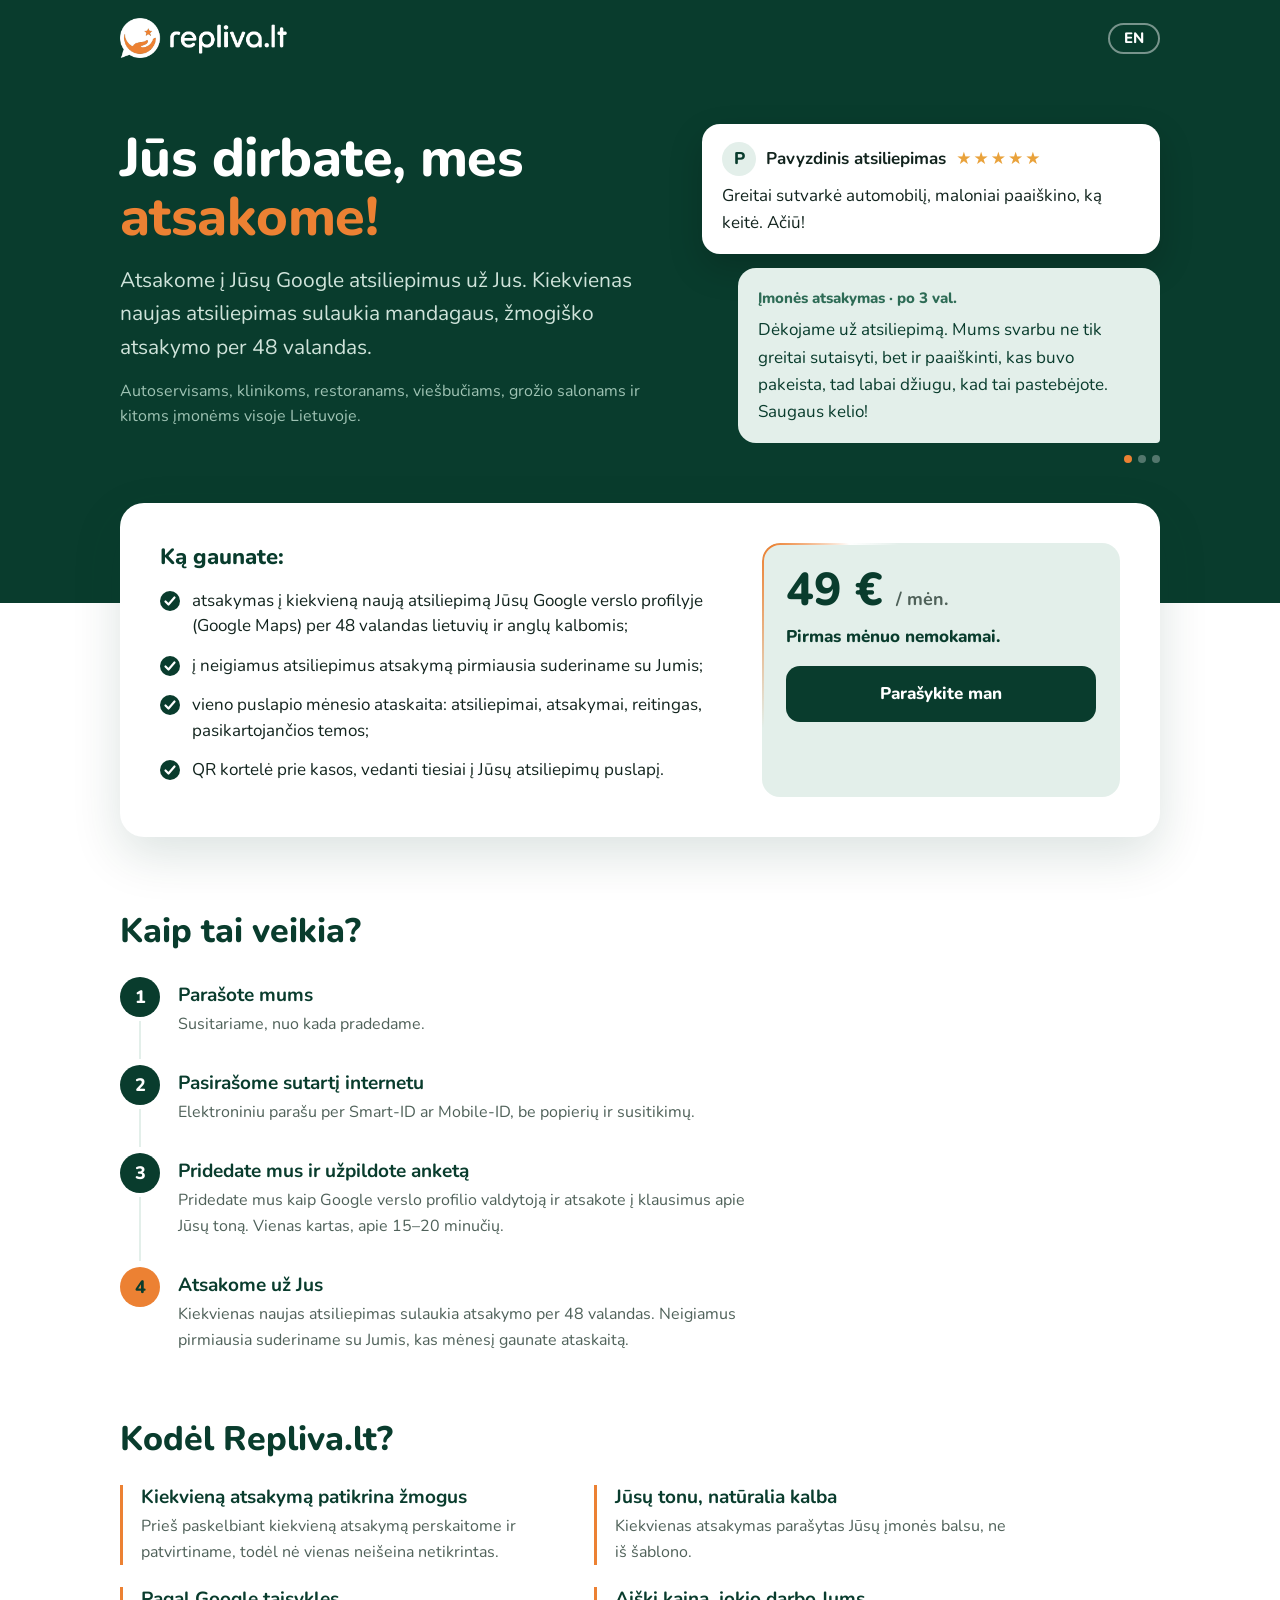
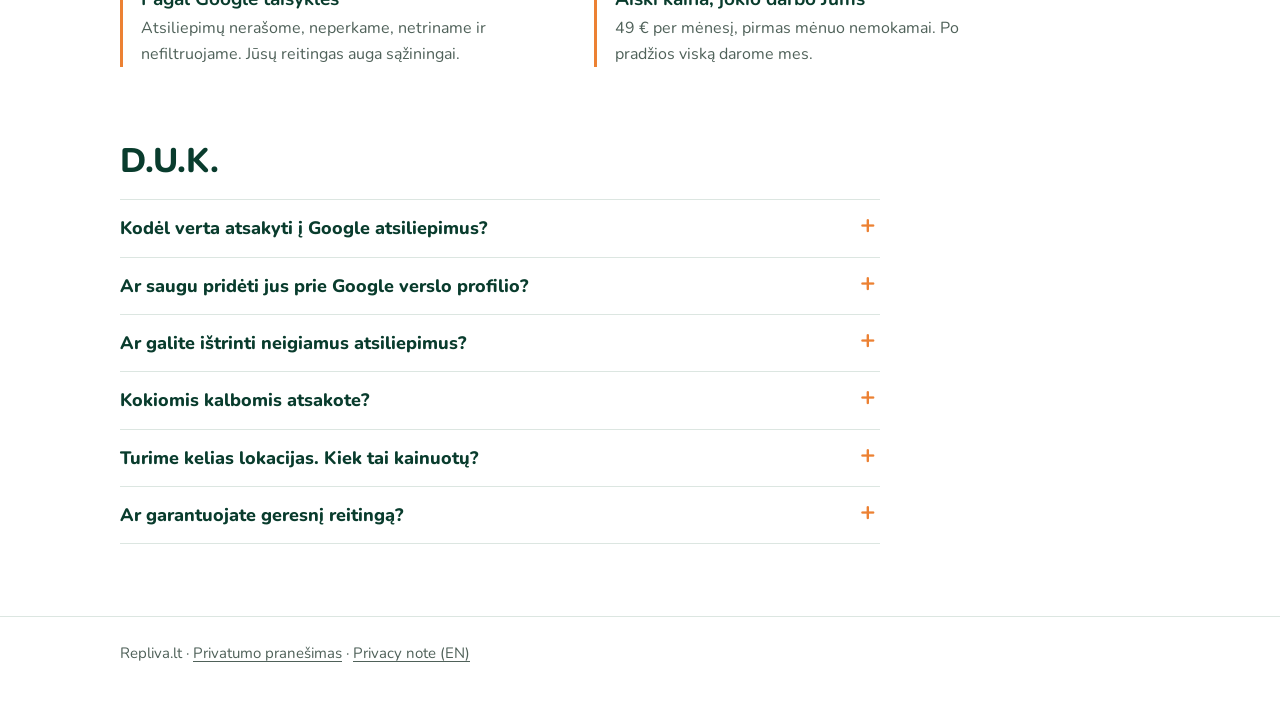
<file: index.html>
<!doctype html>
<html lang="lt">
<head>
<meta charset="utf-8">
<meta name="viewport" content="width=device-width,initial-scale=1">
<title>Repliva.lt – atsakymai į Google atsiliepimus</title>
<meta name="description" content="Google atsiliepimų valdymas įmonėms: Repliva.lt atsako į kiekvieną naują atsiliepimą per 48 valandas lietuvių ir anglų kalbomis. 49 € per mėnesį, pirmas mėnuo nemokamai.">
<link rel="canonical" href="https://repliva.lt/">
<link rel="alternate" hreflang="lt" href="https://repliva.lt/">
<link rel="alternate" hreflang="en" href="https://repliva.lt/en/">
<link rel="alternate" hreflang="x-default" href="https://repliva.lt/">
<meta property="og:type" content="website">
<meta property="og:site_name" content="Repliva.lt">
<meta property="og:title" content="Repliva.lt – atsakymai į Google atsiliepimus">
<meta property="og:description" content="Atsakome į kiekvieną naują Jūsų įmonės Google atsiliepimą per 48 valandas. 49 € per mėnesį, pirmas mėnuo nemokamai.">
<meta property="og:url" content="https://repliva.lt/">
<meta property="og:locale" content="lt_LT">
<link rel="icon" href="/favicon.ico" sizes="48x48">
<link rel="icon" type="image/png" href="/icon-192.png" sizes="192x192">
<link rel="apple-touch-icon" href="/apple-touch-icon.png">
<script type="application/ld+json">
{"@context":"https://schema.org","@graph":[
 {"@type":"Organization","@id":"https://repliva.lt/#org","name":"Repliva.lt","url":"https://repliva.lt/","logo":"https://repliva.lt/icon-512.png","email":"karolis@repliva.lt"},
 {"@type":"Service","name":"Atsakymai į Google atsiliepimus","serviceType":"Google atsiliepimų valdymas","description":"Atsakymas į kiekvieną naują Google atsiliepimą per 48 valandas lietuvių ir anglų kalbomis, mėnesio ataskaita ir QR kortelė.","provider":{"@id":"https://repliva.lt/#org"},"areaServed":{"@type":"Country","name":"Lietuva"},"availableLanguage":["lt","en"],"offers":{"@type":"Offer","price":"49","priceCurrency":"EUR","description":"49 € per mėnesį, pirmas mėnuo nemokamai."}}
]}
</script>
<link rel="preconnect" href="https://fonts.googleapis.com">
<link rel="preconnect" href="https://fonts.gstatic.com" crossorigin>
<link rel="stylesheet" href="https://fonts.googleapis.com/css2?family=Nunito:wght@400;700;800&display=swap">
<link rel="stylesheet" href="/style.css?v=20261013b">
<script src="/home.js?v=20261013b" defer></script>
</head>
<body class="home">
<div class="top"><div class="wrap">
  <header class="bar">
    <a href="/"><img src="/logo-white.png" alt="Repliva.lt" width="167" height="40"></a>
    <a class="lang-switch" href="/en/" hreflang="en" lang="en">EN</a>
  </header>
  <div class="hero">
    <div class="intro">
      <h1>Jūs dirbate, mes <span class="sr-only">atsakome!</span><span class="rot" aria-hidden="true"><span class="on">atsakome!</span><span>padėkojame!</span><span>pasirūpiname!</span></span></h1>
      <p class="lede">Atsakome į Jūsų Google atsiliepimus už Jus. Kiekvienas naujas atsiliepimas sulaukia mandagaus, žmogiško atsakymo per 48 valandas.</p>
      <p class="for">Autoservisams, klinikoms, restoranams, viešbučiams, grožio salonams ir kitoms įmonėms visoje Lietuvoje.</p>
    </div>
    <div class="demo-wrap">
      <div class="demo" id="demo" aria-label="Atsakymo pavyzdys">
        <div class="rv item">
          <div class="rh"><span class="av" aria-hidden="true">P</span>Pavyzdinis atsiliepimas <span class="st" aria-label="5 žvaigždutės">★★★★★</span></div>
          <p>Greitai sutvarkė automobilį, maloniai paaiškino, ką keitė. Ačiū!</p>
        </div>
        <div class="rp item">
          <div class="rh">Įmonės atsakymas · po 3 val.</div>
          <p class="txt">Dėkojame už atsiliepimą. Mums svarbu ne tik greitai sutaisyti, bet ir paaiškinti, kas buvo pakeista, tad labai džiugu, kad tai pastebėjote. Saugaus kelio!</p>
        </div>
      </div>
      <div class="pager" aria-hidden="true"><i class="on"></i><i></i><i></i></div>
    </div>
  </div>
</div></div>

<main><div class="wrap">
  <div class="card">
    <div>
      <h2>Ką gaunate:</h2>
      <ul class="ticks">
        <li>atsakymas į kiekvieną naują atsiliepimą Jūsų Google verslo profilyje (Google Maps) per 48 valandas lietuvių ir anglų kalbomis;</li>
        <li>į neigiamus atsiliepimus atsakymą pirmiausia suderiname su Jumis;</li>
        <li>vieno puslapio mėnesio ataskaita: atsiliepimai, atsakymai, reitingas, pasikartojančios temos;</li>
        <li>QR kortelė prie kasos, vedanti tiesiai į Jūsų atsiliepimų puslapį.</li>
      </ul>
    </div>
    <div class="price">
      <p class="amount">49 € <span>/ mėn.</span></p>
      <p class="free">Pirmas mėnuo nemokamai.</p>
      <a class="btn" href="mailto:karolis@repliva.lt?subject=Repliva.lt%20%E2%80%93%20atsakymai%20%C4%AF%20atsiliepimus">Parašykite man</a>
    </div>
  </div>

  <section class="how" id="kaip">
    <h2>Kaip tai veikia?</h2>
    <ol class="steps">
      <li><span class="n">1</span><div><h3>Parašote mums</h3><p>Susitariame, nuo kada pradedame.</p></div></li>
      <li><span class="n">2</span><div><h3>Pasirašome sutartį internetu</h3><p>Elektroniniu parašu per Smart-ID ar Mobile-ID, be popierių ir susitikimų.</p></div></li>
      <li><span class="n">3</span><div><h3>Pridedate mus ir užpildote anketą</h3><p>Pridedate mus kaip Google verslo profilio valdytoją ir atsakote į klausimus apie Jūsų toną. Vienas kartas, apie 15–20 minučių.</p></div></li>
      <li><span class="n">4</span><div><h3>Atsakome už Jus</h3><p>Kiekvienas naujas atsiliepimas sulaukia atsakymo per 48 valandas. Neigiamus pirmiausia suderiname su Jumis, kas mėnesį gaunate ataskaitą.</p></div></li>
    </ol>
  </section>

  <section class="why">
    <h2>Kodėl Repliva.lt?</h2>
    <div class="why-list">
      <div class="w"><h3>Kiekvieną atsakymą patikrina žmogus</h3><p>Prieš paskelbiant kiekvieną atsakymą perskaitome ir patvirtiname, todėl nė vienas neišeina netikrintas.</p></div>
      <div class="w"><h3>Jūsų tonu, natūralia kalba</h3><p>Kiekvienas atsakymas parašytas Jūsų įmonės balsu, ne iš šablono.</p></div>
      <div class="w"><h3>Pagal Google taisykles</h3><p>Atsiliepimų nerašome, neperkame, netriname ir nefiltruojame. Jūsų reitingas auga sąžiningai.</p></div>
      <div class="w"><h3>Aiški kaina, jokio darbo Jums</h3><p>49 € per mėnesį, pirmas mėnuo nemokamai. Po pradžios viską darome mes.</p></div>
    </div>
  </section>

  <section class="faq" id="duk">
    <h2>D.U.K.</h2>
    <details><summary>Kodėl verta atsakyti į Google atsiliepimus?</summary><p>Rinkdamiesi įmonę, žmonės skaito ne tik atsiliepimus, bet ir tai, kaip į juos atsakyta. Neatsakytas atsiliepimas, ypač neigiamas, atrodo ignoruotas.</p></details>
    <details><summary>Ar saugu pridėti jus prie Google verslo profilio?</summary><p>Valdytojo teisės leidžia atsakyti į atsiliepimus, bet neleidžia ištrinti profilio ar pašalinti savininko. Profilio informacijos be Jūsų prašymo nekeičiame, o prieigą galite atšaukti bet kada.</p></details>
    <details><summary>Ar galite ištrinti neigiamus atsiliepimus?</summary><p>Ne. Atsiliepimų netriname, nerašome, neperkame ir nefiltruojame, nes tai prieštarauja Google taisyklėms. Neigiamam atsiliepimui geriausia ramus ir greitas atsakymas.</p></details>
    <details><summary>Kokiomis kalbomis atsakote?</summary><p>Į lietuviškus atsiliepimus atsakome lietuviškai, į parašytus kitomis kalbomis – angliškai.</p></details>
    <details><summary>Turime kelias lokacijas. Kiek tai kainuotų?</summary><p>Kiekviena lokacija turi savo Google verslo profilį. Pirmas profilis – 49 € per mėnesį, kiekvienas papildomas – 39 €. Sutartis ir anketa viena, ataskaita bendra, o QR kortelė – kiekvienai lokacijai.</p></details>
    <details><summary>Ar garantuojate geresnį reitingą?</summary><p>Ne, reitingą lemia klientai ir Google. Garantuojame, kad kiekvienas naujas atsiliepimas sulauks atsakymo per 48 valandas, o kas mėnesį gausite ataskaitą.</p></details>
  </section>
</div></main>

<footer><div class="wrap">
  Repliva.lt · <a href="/privatumas/">Privatumo pranešimas</a> · <a href="/privacy/">Privacy note (EN)</a>
</div></footer>
</body>
</html>
</file>
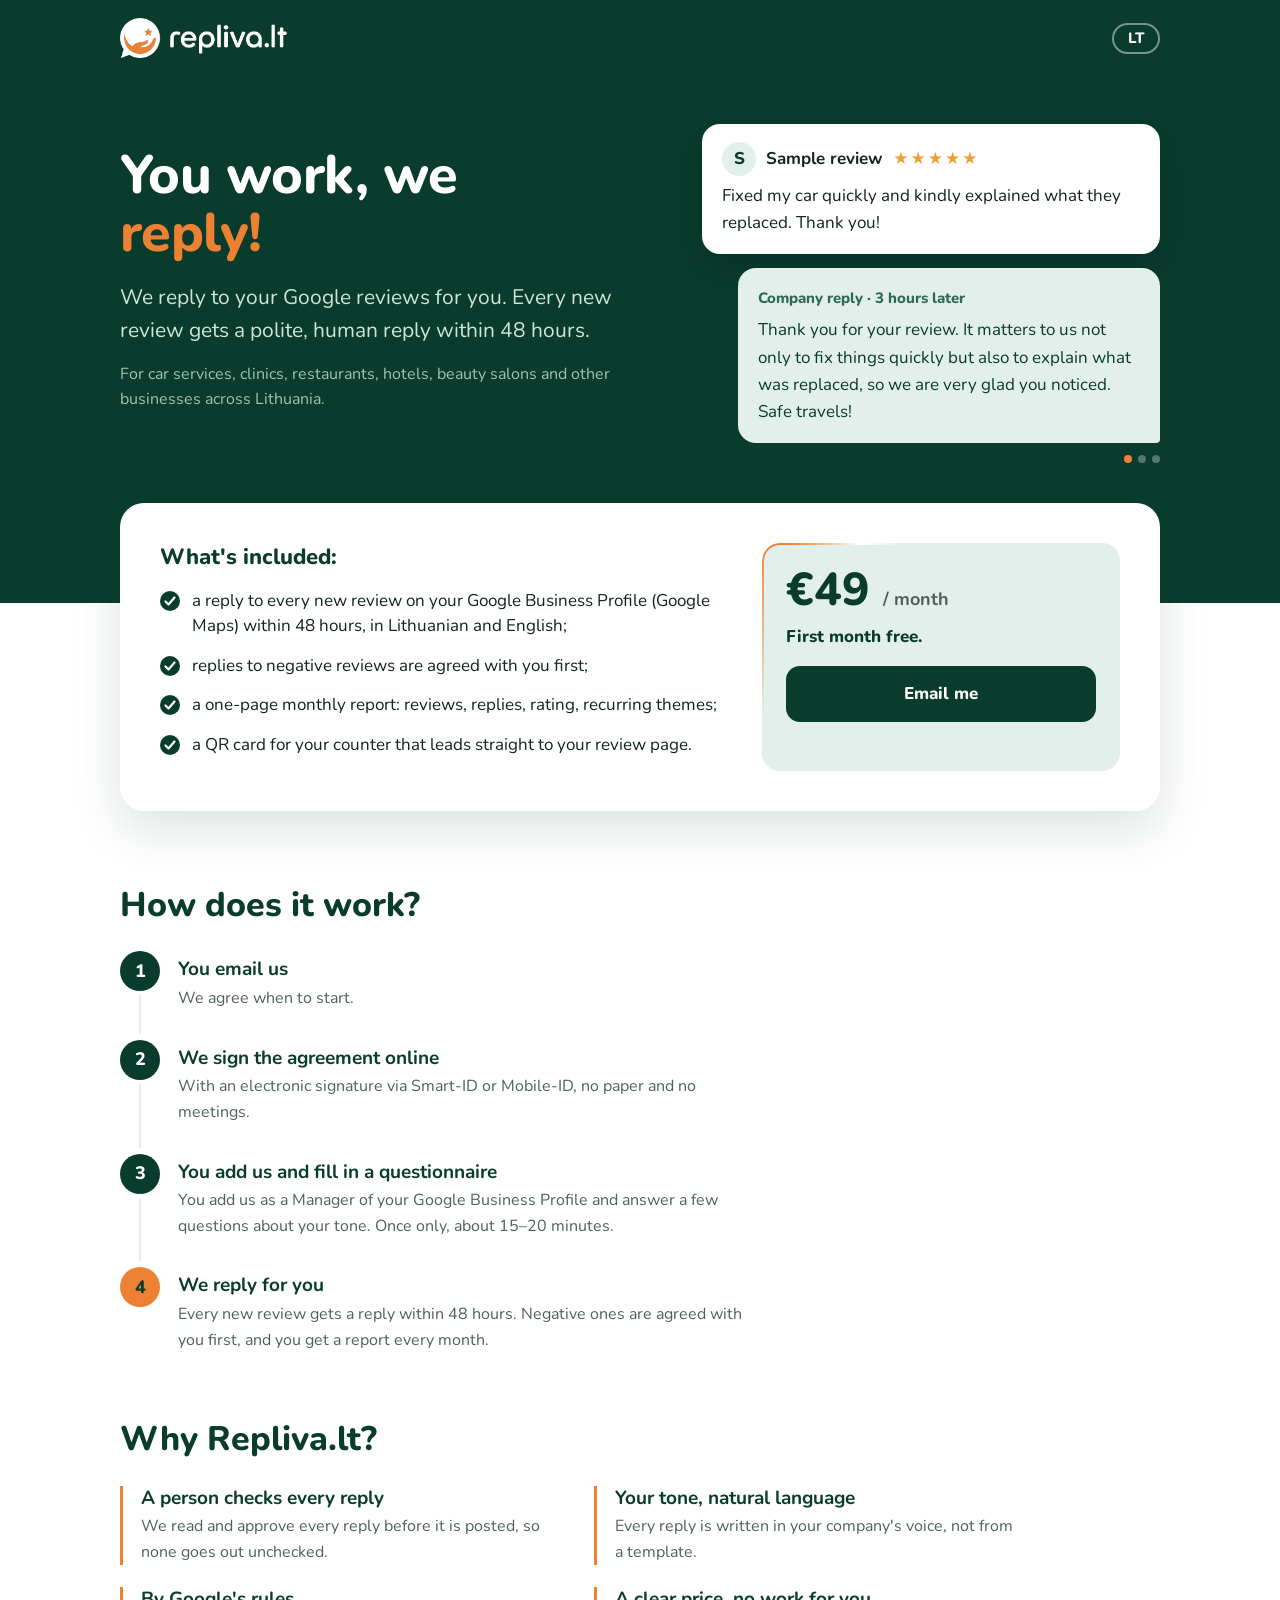
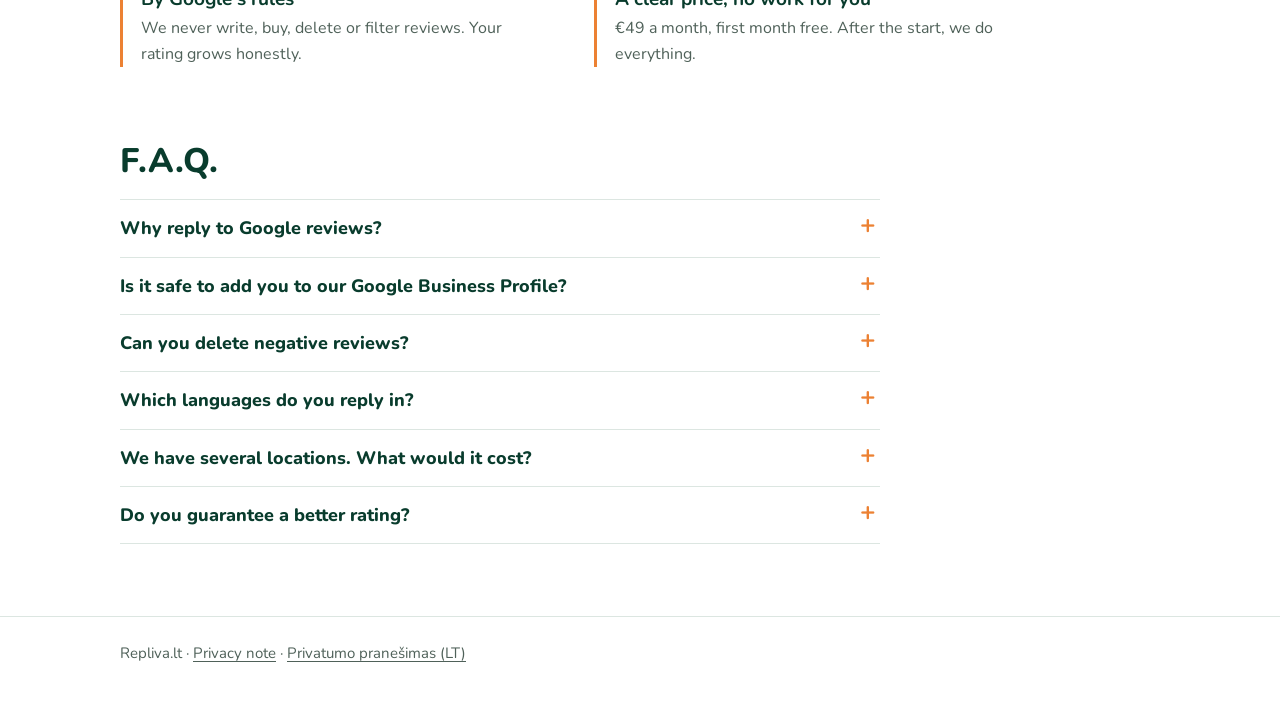
<file: en/index.html>
<!doctype html>
<html lang="en">
<head>
<meta charset="utf-8">
<meta name="viewport" content="width=device-width,initial-scale=1">
<title>Repliva.lt – replies to your Google reviews</title>
<meta name="description" content="Google review management for companies: Repliva.lt replies to every new review within 48 hours, in Lithuanian and English. €49 a month, first month free.">
<link rel="canonical" href="https://repliva.lt/en/">
<link rel="alternate" hreflang="lt" href="https://repliva.lt/">
<link rel="alternate" hreflang="en" href="https://repliva.lt/en/">
<link rel="alternate" hreflang="x-default" href="https://repliva.lt/">
<meta property="og:type" content="website">
<meta property="og:site_name" content="Repliva.lt">
<meta property="og:title" content="Repliva.lt – replies to your Google reviews">
<meta property="og:description" content="We reply to every new Google review of your company within 48 hours. €49 a month, first month free.">
<meta property="og:url" content="https://repliva.lt/en/">
<meta property="og:locale" content="en_GB">
<link rel="icon" href="/favicon.ico" sizes="48x48">
<link rel="icon" type="image/png" href="/icon-192.png" sizes="192x192">
<link rel="apple-touch-icon" href="/apple-touch-icon.png">
<script type="application/ld+json">
{"@context":"https://schema.org","@type":"Service","name":"Replies to Google reviews","serviceType":"Google review management","description":"A reply to every new Google review within 48 hours, in Lithuanian and English, a monthly report and a QR card.","provider":{"@type":"Organization","@id":"https://repliva.lt/#org","name":"Repliva.lt","url":"https://repliva.lt/"},"areaServed":{"@type":"Country","name":"Lithuania"},"availableLanguage":["lt","en"],"offers":{"@type":"Offer","price":"49","priceCurrency":"EUR","description":"€49 a month, first month free."}}
</script>
<link rel="preconnect" href="https://fonts.googleapis.com">
<link rel="preconnect" href="https://fonts.gstatic.com" crossorigin>
<link rel="stylesheet" href="https://fonts.googleapis.com/css2?family=Nunito:wght@400;700;800&display=swap">
<link rel="stylesheet" href="/style.css?v=20261013b">
<script src="/home.js?v=20261013b" defer></script>
</head>
<body class="home">
<div class="top"><div class="wrap">
  <header class="bar">
    <a href="/en/"><img src="/logo-white.png" alt="Repliva.lt" width="167" height="40"></a>
    <a class="lang-switch" href="/" hreflang="lt" lang="lt">LT</a>
  </header>
  <div class="hero">
    <div class="intro">
      <h1>You work, we <span class="sr-only">reply!</span><span class="rot" aria-hidden="true"><span class="on">reply!</span><span>say thanks!</span><span>handle it!</span></span></h1>
      <p class="lede">We reply to your Google reviews for you. Every new review gets a polite, human reply within 48 hours.</p>
      <p class="for">For car services, clinics, restaurants, hotels, beauty salons and other businesses across Lithuania.</p>
    </div>
    <div class="demo-wrap">
      <div class="demo" id="demo" aria-label="Sample reply">
        <div class="rv item">
          <div class="rh"><span class="av" aria-hidden="true">S</span>Sample review <span class="st" aria-label="5 stars">★★★★★</span></div>
          <p>Fixed my car quickly and kindly explained what they replaced. Thank you!</p>
        </div>
        <div class="rp item">
          <div class="rh">Company reply · 3 hours later</div>
          <p class="txt">Thank you for your review. It matters to us not only to fix things quickly but also to explain what was replaced, so we are very glad you noticed. Safe travels!</p>
        </div>
      </div>
      <div class="pager" aria-hidden="true"><i class="on"></i><i></i><i></i></div>
    </div>
  </div>
</div></div>

<main><div class="wrap">
  <div class="card">
    <div>
      <h2>What's included:</h2>
      <ul class="ticks">
        <li>a reply to every new review on your Google Business Profile (Google Maps) within 48 hours, in Lithuanian and English;</li>
        <li>replies to negative reviews are agreed with you first;</li>
        <li>a one-page monthly report: reviews, replies, rating, recurring themes;</li>
        <li>a QR card for your counter that leads straight to your review page.</li>
      </ul>
    </div>
    <div class="price">
      <p class="amount">€49 <span>/ month</span></p>
      <p class="free">First month free.</p>
      <a class="btn" href="mailto:karolis@repliva.lt?subject=Repliva.lt%20%E2%80%93%20review%20replies">Email me</a>
    </div>
  </div>

  <section class="how" id="how">
    <h2>How does it work?</h2>
    <ol class="steps">
      <li><span class="n">1</span><div><h3>You email us</h3><p>We agree when to start.</p></div></li>
      <li><span class="n">2</span><div><h3>We sign the agreement online</h3><p>With an electronic signature via Smart-ID or Mobile-ID, no paper and no meetings.</p></div></li>
      <li><span class="n">3</span><div><h3>You add us and fill in a questionnaire</h3><p>You add us as a Manager of your Google Business Profile and answer a few questions about your tone. Once only, about 15–20 minutes.</p></div></li>
      <li><span class="n">4</span><div><h3>We reply for you</h3><p>Every new review gets a reply within 48 hours. Negative ones are agreed with you first, and you get a report every month.</p></div></li>
    </ol>
  </section>

  <section class="why">
    <h2>Why Repliva.lt?</h2>
    <div class="why-list">
      <div class="w"><h3>A person checks every reply</h3><p>We read and approve every reply before it is posted, so none goes out unchecked.</p></div>
      <div class="w"><h3>Your tone, natural language</h3><p>Every reply is written in your company's voice, not from a template.</p></div>
      <div class="w"><h3>By Google's rules</h3><p>We never write, buy, delete or filter reviews. Your rating grows honestly.</p></div>
      <div class="w"><h3>A clear price, no work for you</h3><p>€49 a month, first month free. After the start, we do everything.</p></div>
    </div>
  </section>

  <section class="faq" id="faq">
    <h2>F.A.Q.</h2>
    <details><summary>Why reply to Google reviews?</summary><p>When choosing a company, people read not only the reviews but also how the company replied. An unanswered review, especially a negative one, looks ignored.</p></details>
    <details><summary>Is it safe to add you to our Google Business Profile?</summary><p>Manager rights let us reply to reviews, but not delete the profile or remove the owner. We never change your profile details unless you ask, and you can remove our access at any time.</p></details>
    <details><summary>Can you delete negative reviews?</summary><p>No. We never delete, write, buy or filter reviews, because that breaks Google's rules. The best answer to a negative review is a calm, quick reply.</p></details>
    <details><summary>Which languages do you reply in?</summary><p>We reply to Lithuanian reviews in Lithuanian, and to reviews in any other language in English.</p></details>
    <details><summary>We have several locations. What would it cost?</summary><p>Each location has its own Google Business Profile. The first profile is €49 a month, each additional one €39. One agreement and one questionnaire, one shared report, and a QR card for each location.</p></details>
    <details><summary>Do you guarantee a better rating?</summary><p>No, your rating depends on your customers and on Google. We guarantee that every new review gets a reply within 48 hours, and you get a report every month.</p></details>
  </section>
</div></main>

<footer><div class="wrap">
  Repliva.lt · <a href="/privacy/">Privacy note</a> · <a href="/privatumas/">Privatumo pranešimas (LT)</a>
</div></footer>
</body>
</html>
</file>
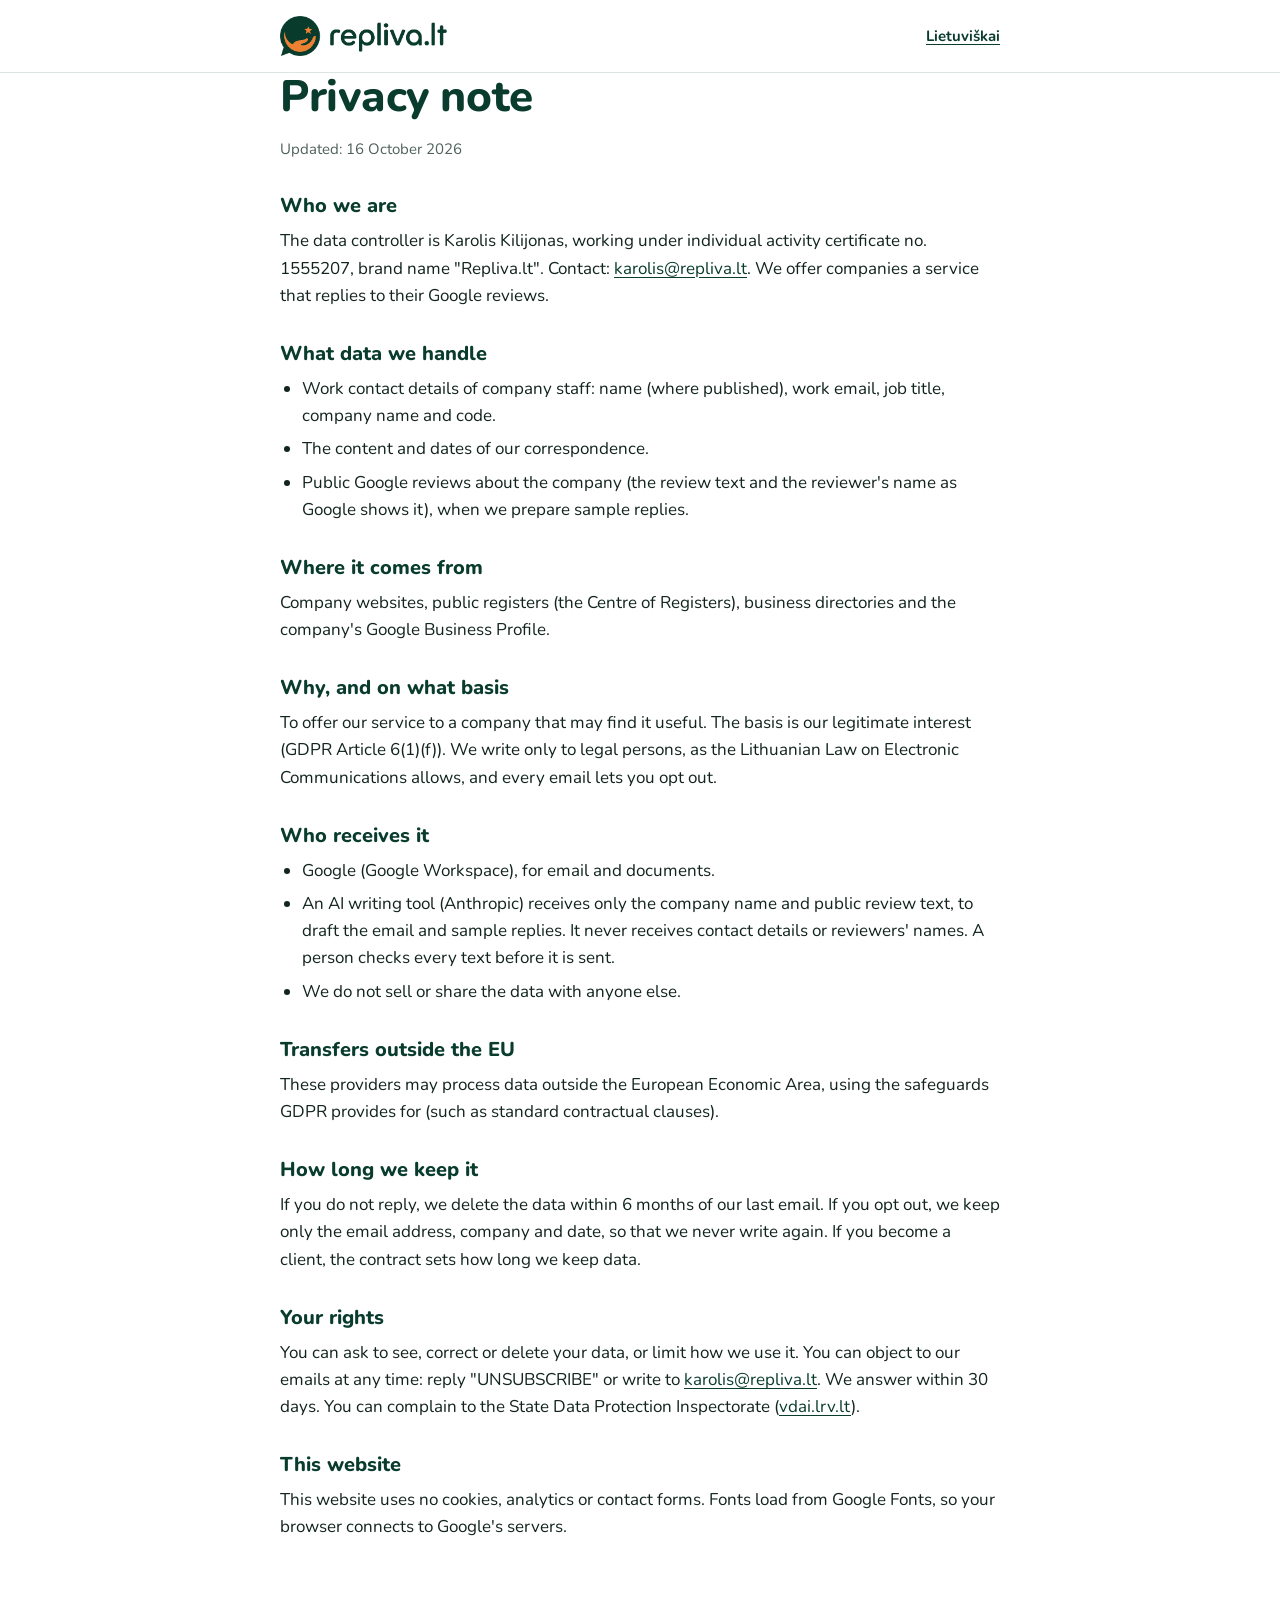
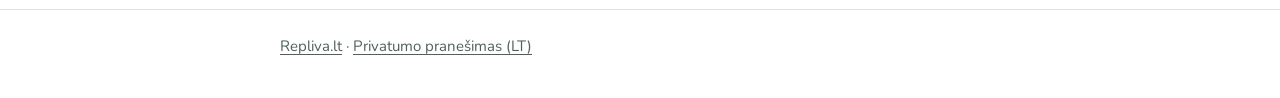
<file: privacy/index.html>
<!doctype html>
<html lang="en">
<head>
<meta charset="utf-8">
<meta name="viewport" content="width=device-width,initial-scale=1">
<title>Privacy note – Repliva.lt</title>
<meta name="description" content="How Repliva.lt handles company staff work contacts and public Google reviews: what data, on what basis, for how long, and your rights.">
<link rel="canonical" href="https://repliva.lt/privacy/">
<link rel="alternate" hreflang="lt" href="https://repliva.lt/privatumas/">
<link rel="alternate" hreflang="en" href="https://repliva.lt/privacy/">
<link rel="icon" href="/favicon.ico" sizes="48x48">
<link rel="icon" type="image/png" href="/icon-192.png" sizes="192x192">
<link rel="apple-touch-icon" href="/apple-touch-icon.png">
<link rel="preconnect" href="https://fonts.googleapis.com">
<link rel="preconnect" href="https://fonts.gstatic.com" crossorigin>
<link rel="stylesheet" href="https://fonts.googleapis.com/css2?family=Nunito:wght@400;700;800&display=swap">
<link rel="stylesheet" href="/style.css?v=20261012c">
</head>
<body>
<header class="site"><div class="wrap">
  <a href="/"><img src="/logo.png" alt="Repliva.lt" width="167" height="40"></a>
  <a class="lang" href="/privatumas/" hreflang="lt">Lietuviškai</a>
</div></header>
<main><div class="wrap">
  <h1>Privacy note</h1>
  <p class="muted">Updated: 16 October 2026</p>

  <h2>Who we are</h2>
  <p>The data controller is Karolis Kilijonas, working under individual activity certificate no. 1555207, brand name "Repliva.lt". Contact: <a href="mailto:karolis@repliva.lt">karolis@repliva.lt</a>. We offer companies a service that replies to their Google reviews.</p>

  <h2>What data we handle</h2>
  <ul>
    <li>Work contact details of company staff: name (where published), work email, job title, company name and code.</li>
    <li>The content and dates of our correspondence.</li>
    <li>Public Google reviews about the company (the review text and the reviewer's name as Google shows it), when we prepare sample replies.</li>
  </ul>

  <h2>Where it comes from</h2>
  <p>Company websites, public registers (the Centre of Registers), business directories and the company's Google Business Profile.</p>

  <h2>Why, and on what basis</h2>
  <p>To offer our service to a company that may find it useful. The basis is our legitimate interest (GDPR Article 6(1)(f)). We write only to legal persons, as the Lithuanian Law on Electronic Communications allows, and every email lets you opt out.</p>

  <h2>Who receives it</h2>
  <ul>
    <li>Google (Google Workspace), for email and documents.</li>
    <li>An AI writing tool (Anthropic) receives only the company name and public review text, to draft the email and sample replies. It never receives contact details or reviewers' names. A person checks every text before it is sent.</li>
    <li>We do not sell or share the data with anyone else.</li>
  </ul>

  <h2>Transfers outside the EU</h2>
  <p>These providers may process data outside the European Economic Area, using the safeguards GDPR provides for (such as standard contractual clauses).</p>

  <h2>How long we keep it</h2>
  <p>If you do not reply, we delete the data within 6 months of our last email. If you opt out, we keep only the email address, company and date, so that we never write again. If you become a client, the contract sets how long we keep data.</p>

  <h2>Your rights</h2>
  <p>You can ask to see, correct or delete your data, or limit how we use it. You can object to our emails at any time: reply "UNSUBSCRIBE" or write to <a href="mailto:karolis@repliva.lt">karolis@repliva.lt</a>. We answer within 30 days. You can complain to the State Data Protection Inspectorate (<a href="https://vdai.lrv.lt">vdai.lrv.lt</a>).</p>

  <h2>This website</h2>
  <p>This website uses no cookies, analytics or contact forms. Fonts load from Google Fonts, so your browser connects to Google's servers.</p>
</div></main>
<footer><div class="wrap">
  <a href="/">Repliva.lt</a> · <a href="/privatumas/">Privatumo pranešimas (LT)</a>
</div></footer>
</body>
</html>
</file>
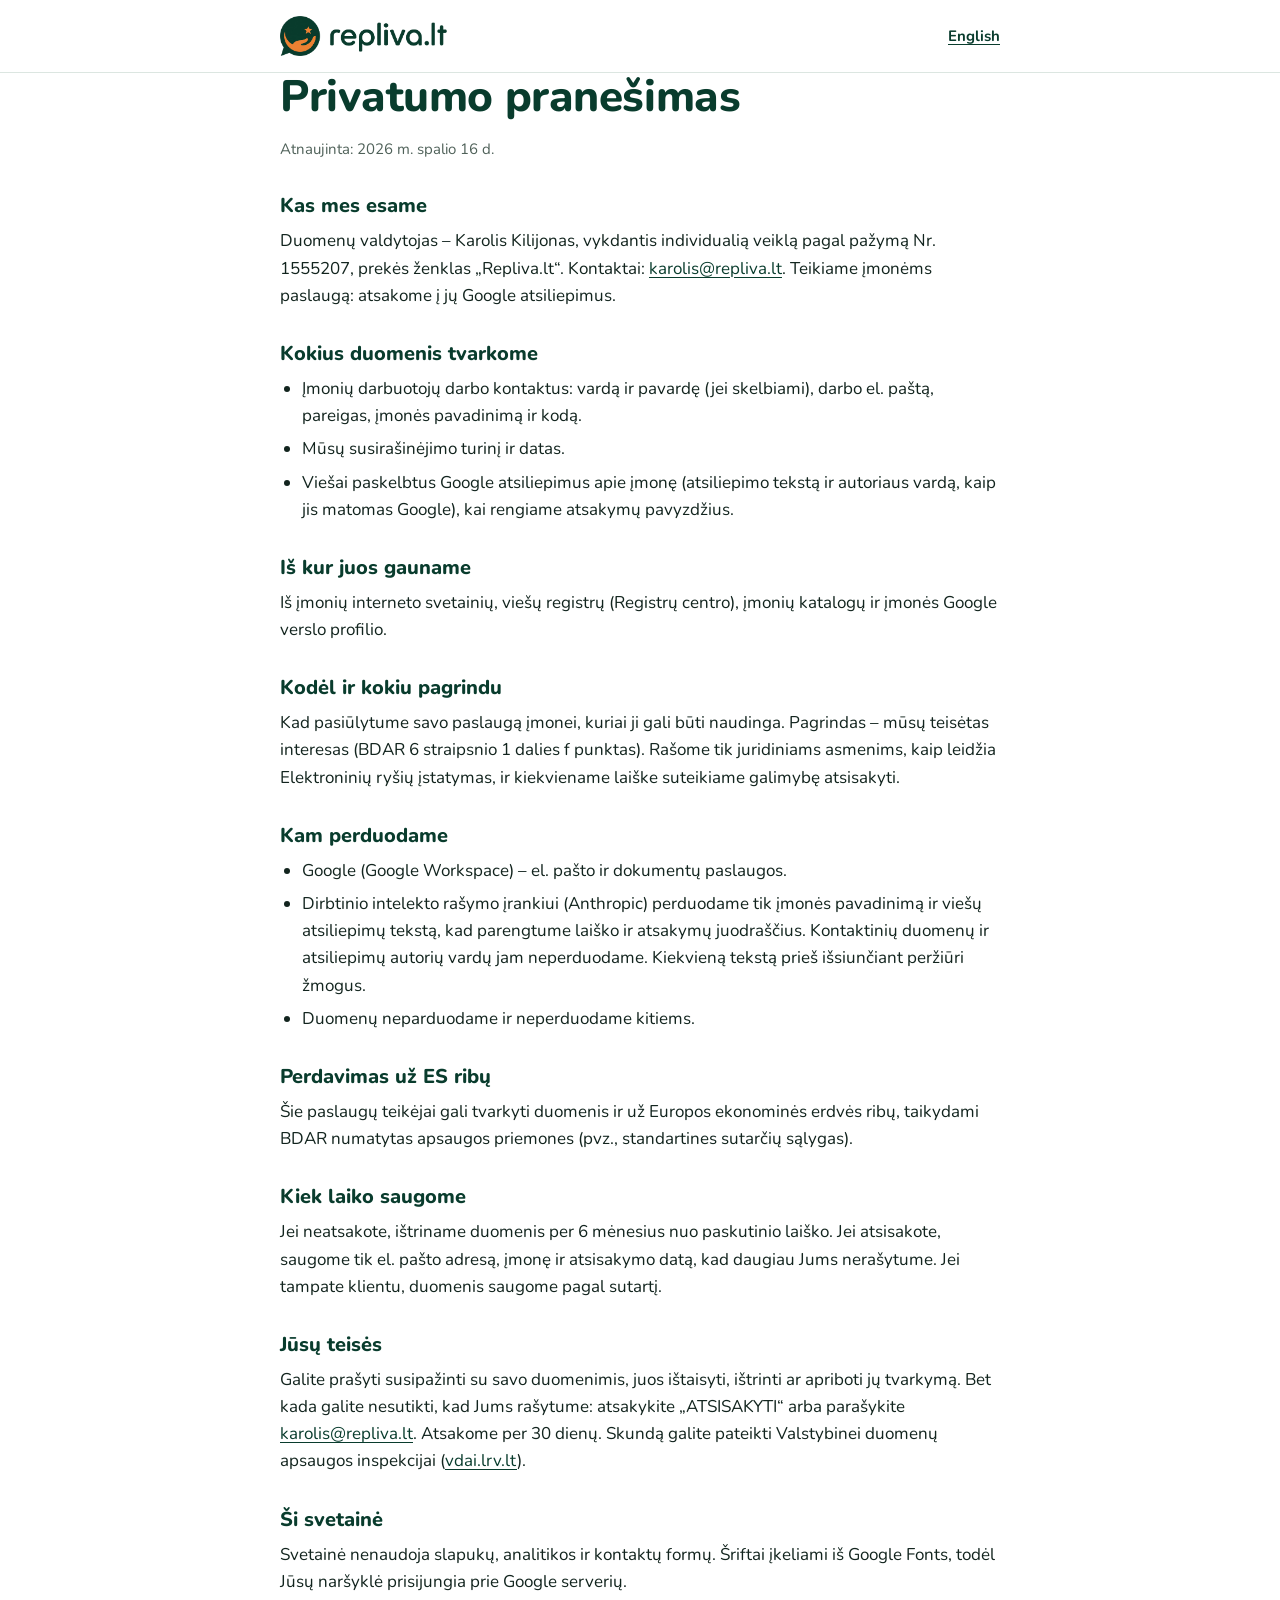
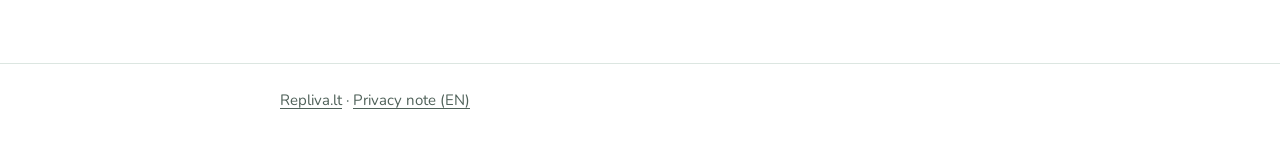
<file: privatumas/index.html>
<!doctype html>
<html lang="lt">
<head>
<meta charset="utf-8">
<meta name="viewport" content="width=device-width,initial-scale=1">
<title>Privatumo pranešimas – Repliva.lt</title>
<meta name="description" content="Kaip Repliva.lt tvarko įmonių darbuotojų darbo kontaktus ir viešus Google atsiliepimus: kokius duomenis, kokiu pagrindu, kiek laiko ir kokias teises turite.">
<link rel="canonical" href="https://repliva.lt/privatumas/">
<link rel="alternate" hreflang="lt" href="https://repliva.lt/privatumas/">
<link rel="alternate" hreflang="en" href="https://repliva.lt/privacy/">
<link rel="icon" href="/favicon.ico" sizes="48x48">
<link rel="icon" type="image/png" href="/icon-192.png" sizes="192x192">
<link rel="apple-touch-icon" href="/apple-touch-icon.png">
<link rel="preconnect" href="https://fonts.googleapis.com">
<link rel="preconnect" href="https://fonts.gstatic.com" crossorigin>
<link rel="stylesheet" href="https://fonts.googleapis.com/css2?family=Nunito:wght@400;700;800&display=swap">
<link rel="stylesheet" href="/style.css?v=20261012c">
</head>
<body>
<header class="site"><div class="wrap">
  <a href="/"><img src="/logo.png" alt="Repliva.lt" width="167" height="40"></a>
  <a class="lang" href="/privacy/" hreflang="en">English</a>
</div></header>
<main><div class="wrap">
  <h1>Privatumo pranešimas</h1>
  <p class="muted">Atnaujinta: 2026 m. spalio 16 d.</p>

  <h2>Kas mes esame</h2>
  <p>Duomenų valdytojas – Karolis Kilijonas, vykdantis individualią veiklą pagal pažymą Nr. 1555207, prekės ženklas „Repliva.lt“. Kontaktai: <a href="mailto:karolis@repliva.lt">karolis@repliva.lt</a>. Teikiame įmonėms paslaugą: atsakome į jų Google atsiliepimus.</p>

  <h2>Kokius duomenis tvarkome</h2>
  <ul>
    <li>Įmonių darbuotojų darbo kontaktus: vardą ir pavardę (jei skelbiami), darbo el. paštą, pareigas, įmonės pavadinimą ir kodą.</li>
    <li>Mūsų susirašinėjimo turinį ir datas.</li>
    <li>Viešai paskelbtus Google atsiliepimus apie įmonę (atsiliepimo tekstą ir autoriaus vardą, kaip jis matomas Google), kai rengiame atsakymų pavyzdžius.</li>
  </ul>

  <h2>Iš kur juos gauname</h2>
  <p>Iš įmonių interneto svetainių, viešų registrų (Registrų centro), įmonių katalogų ir įmonės Google verslo profilio.</p>

  <h2>Kodėl ir kokiu pagrindu</h2>
  <p>Kad pasiūlytume savo paslaugą įmonei, kuriai ji gali būti naudinga. Pagrindas – mūsų teisėtas interesas (BDAR 6 straipsnio 1 dalies f punktas). Rašome tik juridiniams asmenims, kaip leidžia Elektroninių ryšių įstatymas, ir kiekviename laiške suteikiame galimybę atsisakyti.</p>

  <h2>Kam perduodame</h2>
  <ul>
    <li>Google (Google Workspace) – el. pašto ir dokumentų paslaugos.</li>
    <li>Dirbtinio intelekto rašymo įrankiui (Anthropic) perduodame tik įmonės pavadinimą ir viešų atsiliepimų tekstą, kad parengtume laiško ir atsakymų juodraščius. Kontaktinių duomenų ir atsiliepimų autorių vardų jam neperduodame. Kiekvieną tekstą prieš išsiunčiant peržiūri žmogus.</li>
    <li>Duomenų neparduodame ir neperduodame kitiems.</li>
  </ul>

  <h2>Perdavimas už ES ribų</h2>
  <p>Šie paslaugų teikėjai gali tvarkyti duomenis ir už Europos ekonominės erdvės ribų, taikydami BDAR numatytas apsaugos priemones (pvz., standartines sutarčių sąlygas).</p>

  <h2>Kiek laiko saugome</h2>
  <p>Jei neatsakote, ištriname duomenis per 6 mėnesius nuo paskutinio laiško. Jei atsisakote, saugome tik el. pašto adresą, įmonę ir atsisakymo datą, kad daugiau Jums nerašytume. Jei tampate klientu, duomenis saugome pagal sutartį.</p>

  <h2>Jūsų teisės</h2>
  <p>Galite prašyti susipažinti su savo duomenimis, juos ištaisyti, ištrinti ar apriboti jų tvarkymą. Bet kada galite nesutikti, kad Jums rašytume: atsakykite „ATSISAKYTI“ arba parašykite <a href="mailto:karolis@repliva.lt">karolis@repliva.lt</a>. Atsakome per 30 dienų. Skundą galite pateikti Valstybinei duomenų apsaugos inspekcijai (<a href="https://vdai.lrv.lt">vdai.lrv.lt</a>).</p>

  <h2>Ši svetainė</h2>
  <p>Svetainė nenaudoja slapukų, analitikos ir kontaktų formų. Šriftai įkeliami iš Google Fonts, todėl Jūsų naršyklė prisijungia prie Google serverių.</p>
</div></main>
<footer><div class="wrap">
  <a href="/">Repliva.lt</a> · <a href="/privacy/">Privacy note (EN)</a>
</div></footer>
</body>
</html>
</file>
<file: style.css>
:root{
  --brand:#093C2D; --brand-soft:#E3EFEA; --accent:#EC8133; --accent-soft:#FCE7D6;
  --surface:#FFFFFF; --ink:#12241E; --ink-muted:#4F6159; --line:#DCE6E1;
}
*{box-sizing:border-box}
html{-webkit-text-size-adjust:100%}
body{margin:0;background:var(--surface);color:var(--ink);font:17px/1.6 "Nunito",system-ui,-apple-system,sans-serif;min-height:100vh;display:flex;flex-direction:column}
main{flex:1;padding:40px 0 56px}
a{color:var(--brand);text-underline-offset:3px}
a:hover{color:var(--ink)}
.wrap{max-width:760px;margin:0 auto;padding:0 20px}
header.site{border-bottom:1px solid var(--line)}
header.site .wrap{display:flex;align-items:center;justify-content:space-between;gap:16px;padding-top:16px;padding-bottom:16px}
header.site img{height:40px;width:auto;display:block}
.lang{font-size:15px;font-weight:700}
h1{font-size:clamp(30px,6vw,44px);line-height:1.1;margin:0 0 16px;color:var(--brand);font-weight:800;letter-spacing:-.01em}
h2{font-size:20px;line-height:1.3;margin:32px 0 8px;color:var(--brand);font-weight:800}
p{margin:0 0 12px}
ul{margin:0 0 12px;padding-left:22px}
li{margin:0 0 6px}
.muted{color:var(--ink-muted);font-size:15px}
footer{border-top:1px solid var(--line);padding:24px 0 40px;font-size:15px;color:var(--ink-muted)}
footer a{color:var(--ink-muted)}

/* ---------- Home page ---------- */
body.home .wrap{max-width:1080px}
.btn{display:inline-block;background:var(--brand);color:#fff;font-weight:800;text-decoration:none;border-radius:14px;padding:14px 26px;font-size:17px;text-align:center}
.btn:hover{color:#fff;background:#0d4f3c}
.btn.alt{background:var(--accent);color:var(--brand)}
.btn.alt:hover{background:#f0934e;color:var(--brand)}

.top{background:var(--brand);color:#fff}
.bar{display:flex;align-items:center;justify-content:space-between;gap:16px;padding:18px 0}
.bar img{height:40px;width:auto;display:block}
.head-mail{color:#fff;font-weight:700;font-size:15px}
.head-mail:hover{color:var(--accent-soft)}
.hero{display:grid;gap:36px;padding:40px 0 120px;align-items:center}
.hero h1{color:#fff;font-size:clamp(34px,6.5vw,54px);line-height:1.08;margin:0 0 18px;text-wrap:balance}
.lede{font-size:clamp(18px,2.2vw,21px);color:#cfe3da;max-width:32em;margin-bottom:14px}
.for{font-size:16px;color:#9fc3b4;max-width:34em;margin-bottom:28px}

.demo{display:grid;gap:14px;max-width:480px;width:100%;justify-self:center}
.demo p{margin:0}
.rv{background:#fff;color:var(--ink);border-radius:18px;padding:18px 20px;box-shadow:0 14px 34px rgba(0,0,0,.18)}
.rh{display:flex;align-items:center;gap:10px;margin-bottom:6px;font-weight:700}
.av{width:34px;height:34px;border-radius:50%;background:var(--brand-soft);display:grid;place-items:center;color:var(--brand);font-weight:800}
.st{color:#E9A23B;letter-spacing:2px}
.rp{background:var(--brand-soft);color:var(--brand);border-radius:18px 18px 4px 18px;padding:18px 20px;margin-left:36px}
.rp .rh{font-size:15px;font-weight:800;color:#2d6b55}
.tag{font-size:13px;color:#9fc3b4;text-align:right}

.card{background:#fff;border-radius:24px;box-shadow:0 18px 50px rgba(9,60,45,.14);padding:28px 24px;margin-top:-120px;display:grid;gap:28px;position:relative}
.card h2{margin:0 0 16px;font-size:22px}
.ticks{list-style:none;padding:0;margin:0}
.ticks li{position:relative;padding-left:32px;margin:0 0 14px;line-height:1.5}
.ticks li::before{content:"";position:absolute;left:0;top:3px;width:20px;height:20px;border-radius:50%;background:var(--brand) url("data:image/svg+xml,%3Csvg xmlns='http://www.w3.org/2000/svg' viewBox='0 0 20 20'%3E%3Cpath d='M5.5 10.5l3 3 6-7' fill='none' stroke='%23fff' stroke-width='2.2' stroke-linecap='round' stroke-linejoin='round'/%3E%3C/svg%3E") center/20px no-repeat}
.price{background:var(--brand-soft);border-radius:18px;padding:24px;display:grid;gap:10px;align-content:start}
.price p{margin:0}
.amount{font-size:46px;line-height:1;font-weight:800;color:var(--brand)}
.amount span{font-size:18px;font-weight:700;color:var(--ink-muted)}
.free{font-weight:800;color:var(--brand)}
.price .btn{margin-top:6px}
.contact{font-size:14px;color:var(--ink-muted)}

@media (min-width:880px){
  .hero{grid-template-columns:1.15fr 1fr;gap:56px;padding:48px 0 140px}
  .card{grid-template-columns:1.6fr 1fr;padding:40px;margin-top:-100px}
  main{padding-top:0}
}
@media (max-width:480px){
  .head-mail{display:none}
  .hero{padding:24px 0 110px}
  .btn{display:block}
  .rp{margin-left:16px}
}

/* ---------- How it works ---------- */
.how{padding:72px 0 0;display:grid;gap:24px}
.how h2{font-size:clamp(26px,4vw,34px);margin:0}
.steps{list-style:none;margin:0;padding:0;display:grid}
.steps li{margin:0;display:flex;gap:18px;position:relative;padding:0 0 28px}
.steps li:last-child{padding-bottom:0}
.steps li:not(:last-child)::after{content:"";position:absolute;left:19px;top:44px;bottom:6px;width:2px;background:var(--brand-soft)}
.steps .n{flex:none;width:40px;height:40px;border-radius:50%;background:var(--brand);color:#fff;font-weight:800;display:grid;place-items:center;font-size:18px}
.steps li:last-child .n{background:var(--accent);color:var(--brand)}
.steps h3{margin:6px 0 4px;color:var(--brand);font-size:19px;line-height:1.3}
.steps p{margin:0;color:var(--ink-muted);font-size:16px;max-width:36em}

/* ---------- Why ---------- */
.why{padding:64px 0 16px}
.why h2{font-size:clamp(26px,4vw,34px);margin:0 0 24px}
.why-list{display:grid;gap:22px 48px;max-width:900px}
.why-list .w{padding-left:18px;border-left:3px solid var(--accent)}
.why-list h3{margin:0 0 4px;color:var(--brand);font-size:19px;line-height:1.3}
.why-list p{margin:0;color:var(--ink-muted);font-size:16px}
@media (min-width:700px){.why-list{grid-template-columns:1fr 1fr}}

/* ---------- FAQ ---------- */
.faq{padding:56px 0 16px;max-width:760px}
.faq h2{font-size:clamp(26px,4vw,34px);margin:0 0 16px}
.faq details{border-bottom:1px solid var(--line)}
.faq details:first-of-type{border-top:1px solid var(--line)}
.faq summary{cursor:pointer;list-style:none;padding:16px 36px 16px 0;position:relative;font-weight:800;color:var(--brand);font-size:18px;line-height:1.35}
.faq summary::-webkit-details-marker{display:none}
.faq summary::after{content:"+";position:absolute;right:4px;top:12px;font-size:26px;line-height:1;color:var(--accent);font-weight:700;transition:transform .2s}
.faq details[open] summary::after{transform:rotate(45deg)}
.faq summary:focus-visible{outline:2px solid var(--accent);outline-offset:2px}
.faq details p{margin:0 0 18px;color:var(--ink-muted);font-size:16px;max-width:40em}

/* ---------- Language switch ---------- */
.lang-switch{color:#fff;font-weight:800;font-size:15px;text-decoration:none;border:2px solid rgba(255,255,255,.45);border-radius:999px;padding:6px 14px;line-height:1}
.lang-switch:hover,.lang-switch:focus-visible{color:var(--brand);background:#fff;border-color:#fff}

/* ---------- Motion (home page) ----------
   Everything below is decoration. The page reads the same without it,
   and it all switches off for visitors who ask for reduced motion. */
.sr-only{position:absolute;width:1px;height:1px;padding:0;margin:-1px;overflow:hidden;clip:rect(0,0,0,0);white-space:nowrap;border:0}

/* Rotating last word of the headline */
.rot{display:inline-grid;vertical-align:bottom;overflow:hidden;color:var(--accent)}
.rot span{grid-area:1/1;transition:transform .55s cubic-bezier(.6,0,.2,1),opacity .55s}
.rot span:not(.on){transform:translateY(100%);opacity:0}
.rot span.out{transform:translateY(-100%);opacity:0}

/* Sample review list with typing reply */
.demo-wrap{max-width:480px;width:100%;justify-self:center;display:grid;gap:12px}
.demo-wrap .demo{min-height:300px;align-content:start}
.demo.live .item{animation:pop .5s cubic-bezier(.2,.9,.3,1.2) both}
@keyframes pop{from{opacity:0;transform:translateY(14px) scale(.96)}to{opacity:1;transform:none}}
.st .off{opacity:.3}
.rp .txt::after{content:"";display:inline-block;width:2px;height:1em;background:currentColor;vertical-align:-2px;margin-left:2px;opacity:0}
.rp.typing .txt::after{opacity:1;animation:caret .8s steps(1) infinite}
@keyframes caret{50%{opacity:0}}
.dots{display:inline-flex;gap:4px}
.dots i{width:7px;height:7px;border-radius:50%;background:#2d6b55;animation:dot 1s infinite}
.dots i:nth-child(2){animation-delay:.15s}
.dots i:nth-child(3){animation-delay:.3s}
@keyframes dot{0%,100%{opacity:.3;transform:none}50%{opacity:1;transform:translateY(-3px)}}
.pager{display:flex;gap:6px;justify-content:flex-end}
.pager i{width:8px;height:8px;border-radius:50%;background:rgba(255,255,255,.3);transition:background .3s}
.pager i.on{background:var(--accent)}

/* Light running around the price box */
@property --beam{syntax:"<angle>";initial-value:0deg;inherits:false}
.price{position:relative}
.price::before{content:"";position:absolute;inset:0;border-radius:inherit;padding:2px;pointer-events:none;
  background:conic-gradient(from var(--beam),transparent 0 70%,var(--accent) 85%,#fff 90%,transparent 95%);
  -webkit-mask:linear-gradient(#000 0 0) content-box,linear-gradient(#000 0 0);-webkit-mask-composite:xor;
  mask:linear-gradient(#000 0 0) content-box exclude,linear-gradient(#000 0 0);
  animation:beam 5s linear infinite}
@keyframes beam{to{--beam:360deg}}

/* Light running down the line between steps */
.steps .n{position:relative;z-index:1}
.steps li:not(:last-child)::after{
  background:linear-gradient(var(--accent),var(--accent)) 0 -40px/100% 40px no-repeat,var(--brand-soft);
  animation:beamdown 3.2s linear infinite}
.steps li:nth-child(2)::after{animation-delay:.8s}
.steps li:nth-child(3)::after{animation-delay:1.6s}
@keyframes beamdown{0%{background-position:0 -40px}60%,100%{background-position:0 calc(100% + 40px)}}

/* Steps and "why" items fade in on scroll (browsers without support show them as normal) */
@supports (animation-timeline:view()){
  .steps li,.why-list .w{animation:blurfade linear both;animation-timeline:view();animation-range:entry 0% entry 60%}
}
@keyframes blurfade{from{opacity:.15;filter:blur(6px);transform:translateY(16px)}to{opacity:1;filter:none;transform:none}}

@media (prefers-reduced-motion:reduce){
  body.home *,body.home *::before,body.home *::after{animation:none!important;transition:none!important}
}
</file>
